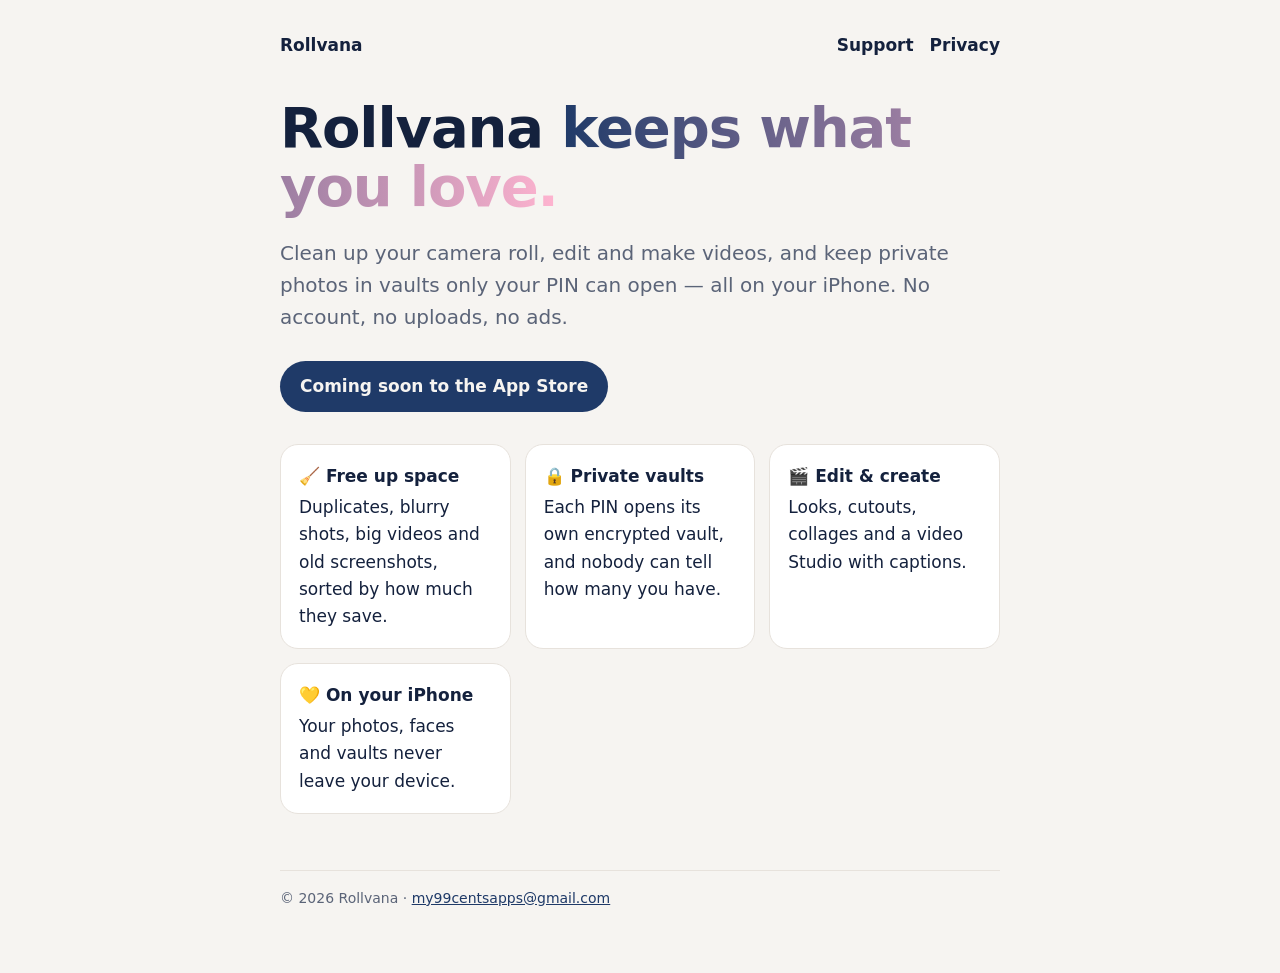
<file: index.html>
<!doctype html>
<html lang="en"><head><meta charset="utf-8"><meta name="viewport" content="width=device-width,initial-scale=1">
<title>Rollvana</title><meta name="description" content="Clean up your camera roll, edit, and keep private photos in vaults only your PIN opens.">
<link rel="stylesheet" href="styles.css"></head>
<body><div class="wrap">
<header class="site"><a href="./">Rollvana</a><nav><a href="support/">Support</a><a href="privacy/">Privacy</a></nav></header>
<main>
<h1>Rollvana <span class="glow">keeps what you love.</span></h1>
<p class="lead">Clean up your camera roll, edit and make videos, and keep private photos in vaults only your PIN can open — all on your iPhone. No account, no uploads, no ads.</p>
<a class="btn" href="#" aria-disabled="true">Coming soon to the App Store</a>
<div class="cards">
<div class="card"><b>🧹 Free up space</b>Duplicates, blurry shots, big videos and old screenshots, sorted by how much they save.</div>
<div class="card"><b>🔒 Private vaults</b>Each PIN opens its own encrypted vault, and nobody can tell how many you have.</div>
<div class="card"><b>🎬 Edit &amp; create</b>Looks, cutouts, collages and a video Studio with captions.</div>
<div class="card"><b>💛 On your iPhone</b>Your photos, faces and vaults never leave your device.</div>
</div>
</main>
<footer>© 2026 Rollvana · <a href="mailto:my99centsapps@gmail.com">my99centsapps@gmail.com</a></footer>
</div></body></html>
</file>
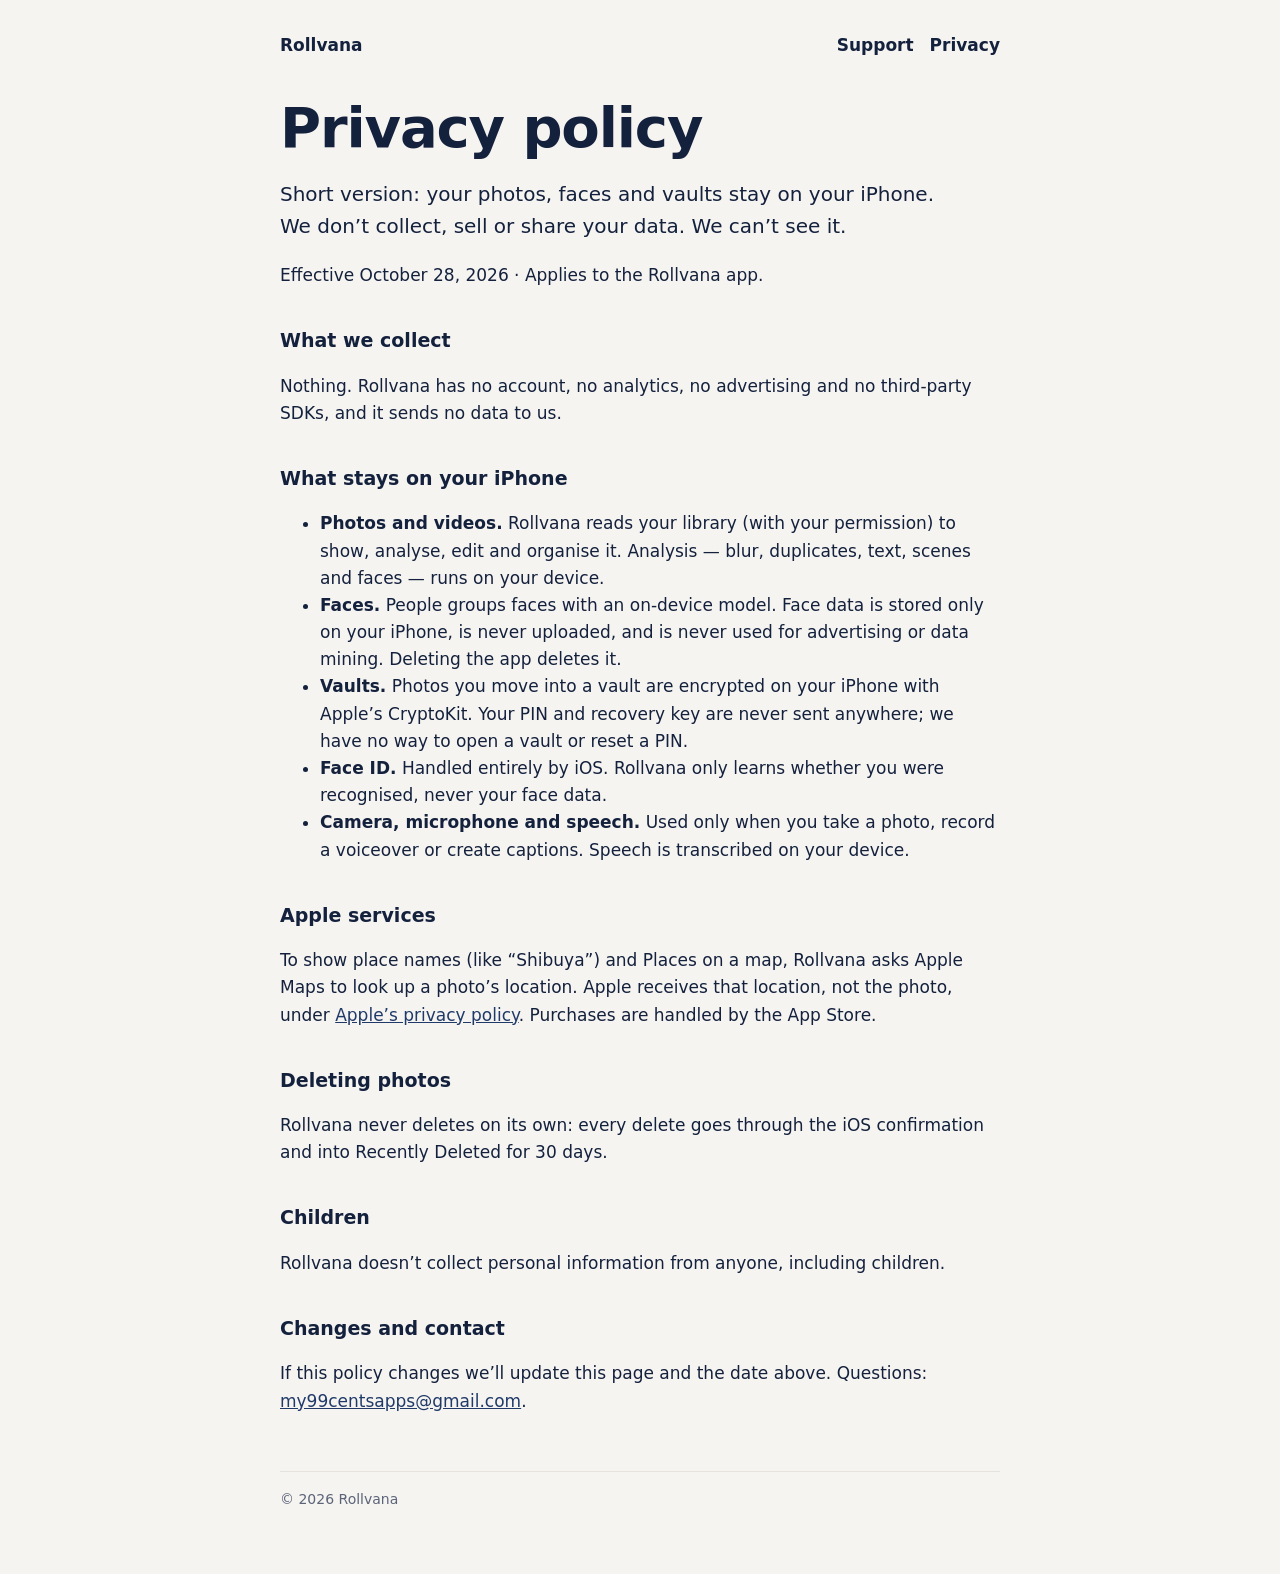
<file: privacy/index.html>
<!doctype html>
<html lang="en"><head><meta charset="utf-8"><meta name="viewport" content="width=device-width,initial-scale=1">
<title>Rollvana Privacy Policy</title><link rel="stylesheet" href="../styles.css"></head>
<body><div class="wrap">
<header class="site"><a href="../">Rollvana</a><nav><a href="../support/">Support</a><a href="../privacy/">Privacy</a></nav></header>
<main class="policy">
<h1>Privacy policy</h1>
<p class="lead">Short version: your photos, faces and vaults stay on your iPhone. We don’t collect, sell or share your data. We can’t see it.</p>
<p>Effective October 28, 2026 · Applies to the Rollvana app.</p>

<h2>What we collect</h2>
<p>Nothing. Rollvana has no account, no analytics, no advertising and no third-party SDKs, and it sends no data to us.</p>

<h2>What stays on your iPhone</h2>
<ul>
<li><b>Photos and videos.</b> Rollvana reads your library (with your permission) to show, analyse, edit and organise it. Analysis — blur, duplicates, text, scenes and faces — runs on your device.</li>
<li><b>Faces.</b> People groups faces with an on-device model. Face data is stored only on your iPhone, is never uploaded, and is never used for advertising or data mining. Deleting the app deletes it.</li>
<li><b>Vaults.</b> Photos you move into a vault are encrypted on your iPhone with Apple’s CryptoKit. Your PIN and recovery key are never sent anywhere; we have no way to open a vault or reset a PIN.</li>
<li><b>Face ID.</b> Handled entirely by iOS. Rollvana only learns whether you were recognised, never your face data.</li>
<li><b>Camera, microphone and speech.</b> Used only when you take a photo, record a voiceover or create captions. Speech is transcribed on your device.</li>
</ul>

<h2>Apple services</h2>
<p>To show place names (like “Shibuya”) and Places on a map, Rollvana asks Apple Maps to look up a photo’s location. Apple receives that location, not the photo, under <a href="https://www.apple.com/legal/privacy/">Apple’s privacy policy</a>. Purchases are handled by the App Store.</p>

<h2>Deleting photos</h2>
<p>Rollvana never deletes on its own: every delete goes through the iOS confirmation and into Recently Deleted for 30 days.</p>

<h2>Children</h2>
<p>Rollvana doesn’t collect personal information from anyone, including children.</p>

<h2>Changes and contact</h2>
<p>If this policy changes we’ll update this page and the date above. Questions: <a href="mailto:my99centsapps@gmail.com">my99centsapps@gmail.com</a>.</p>
</main>
<footer>© 2026 Rollvana</footer>
</div></body></html>
</file>
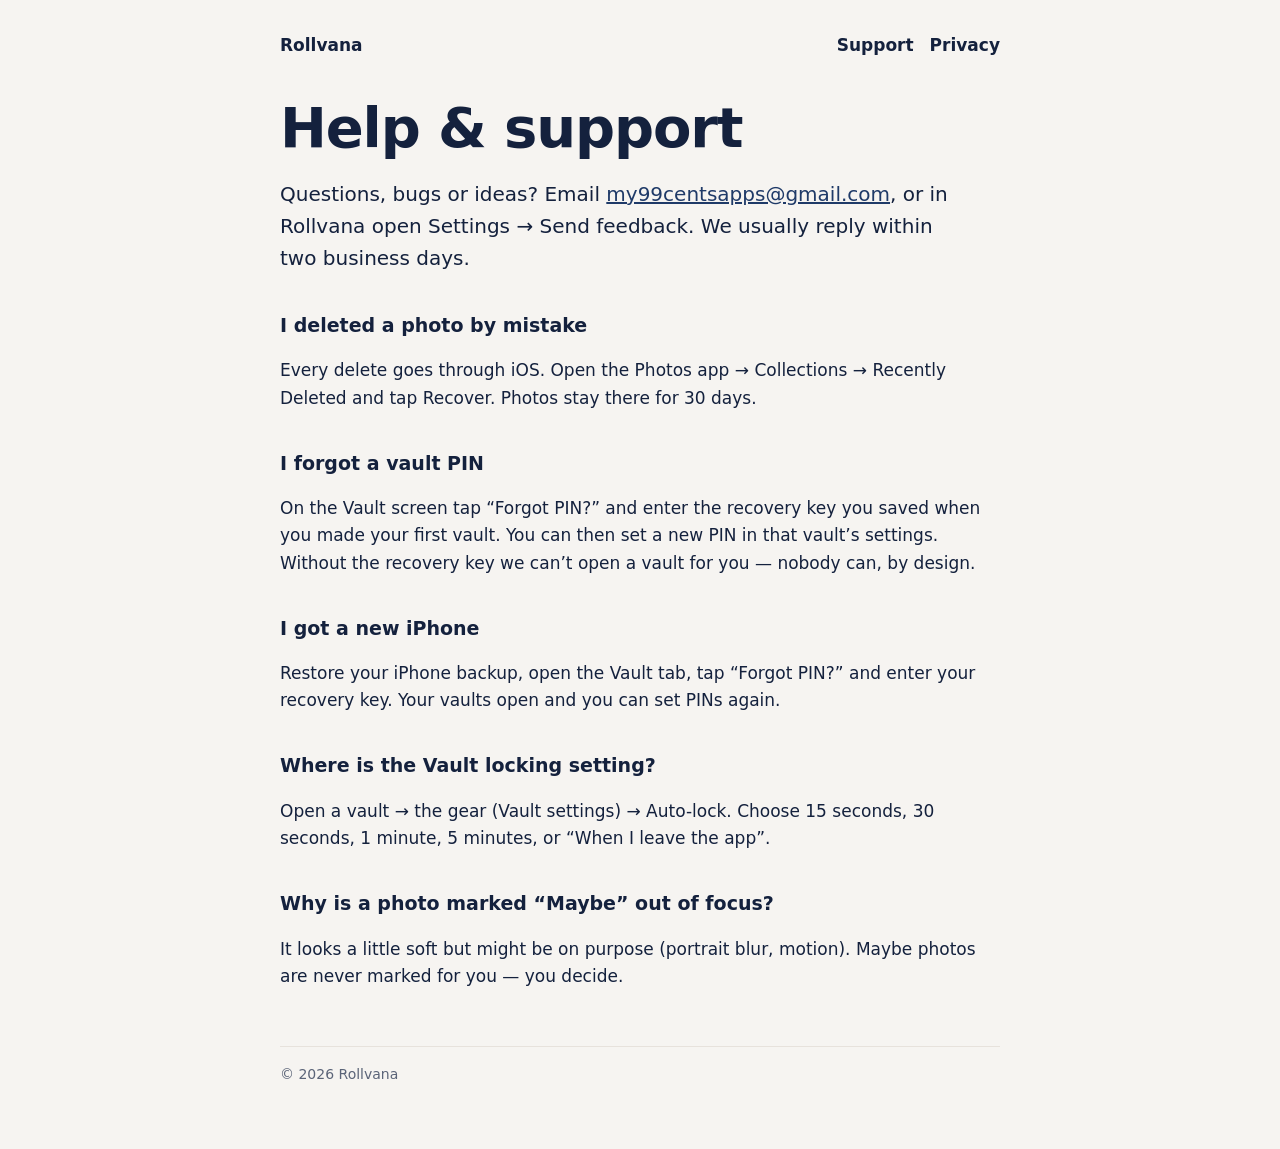
<file: support/index.html>
<!doctype html>
<html lang="en"><head><meta charset="utf-8"><meta name="viewport" content="width=device-width,initial-scale=1">
<title>Rollvana Support</title><link rel="stylesheet" href="../styles.css"></head>
<body><div class="wrap">
<header class="site"><a href="../">Rollvana</a><nav><a href="../support/">Support</a><a href="../privacy/">Privacy</a></nav></header>
<main class="policy">
<h1>Help &amp; support</h1>
<p class="lead">Questions, bugs or ideas? Email <a href="mailto:my99centsapps@gmail.com">my99centsapps@gmail.com</a>, or in Rollvana open Settings → Send feedback. We usually reply within two business days.</p>
<h2>I deleted a photo by mistake</h2>
<p>Every delete goes through iOS. Open the Photos app → Collections → Recently Deleted and tap Recover. Photos stay there for 30 days.</p>
<h2>I forgot a vault PIN</h2>
<p>On the Vault screen tap “Forgot PIN?” and enter the recovery key you saved when you made your first vault. You can then set a new PIN in that vault’s settings. Without the recovery key we can’t open a vault for you — nobody can, by design.</p>
<h2>I got a new iPhone</h2>
<p>Restore your iPhone backup, open the Vault tab, tap “Forgot PIN?” and enter your recovery key. Your vaults open and you can set PINs again.</p>
<h2>Where is the Vault locking setting?</h2>
<p>Open a vault → the gear (Vault settings) → Auto-lock. Choose 15 seconds, 30 seconds, 1 minute, 5 minutes, or “When I leave the app”.</p>
<h2>Why is a photo marked “Maybe” out of focus?</h2>
<p>It looks a little soft but might be on purpose (portrait blur, motion). Maybe photos are never marked for you — you decide.</p>
</main>
<footer>© 2026 Rollvana</footer>
</div></body></html>
</file>
<file: styles.css>
:root{--ink:#14213d;--muted:#5b6478;--bg:#f6f4f1;--card:#fff;--accent:#1f3a68;--glow:#ffb4d0;--line:#e7e2dc}
@media (prefers-color-scheme:dark){:root{--ink:#f3f1ee;--muted:#a7adbb;--bg:#101421;--card:#1a1f30;--accent:#9db7ff;--glow:#ff7fb0;--line:#2a3148}}
*{box-sizing:border-box}html{-webkit-text-size-adjust:100%}
body{margin:0;background:var(--bg);color:var(--ink);font:17px/1.6 -apple-system,BlinkMacSystemFont,"Segoe UI",Inter,system-ui,sans-serif}
a{color:var(--accent)}a:focus-visible{outline:3px solid var(--glow);outline-offset:2px;border-radius:4px}
.wrap{max-width:760px;margin:0 auto;padding:32px 20px 64px}
header.site{display:flex;justify-content:space-between;align-items:center;gap:12px;margin-bottom:40px}
header.site a{text-decoration:none;color:var(--ink);font-weight:700}
nav a{margin-left:16px;font-weight:500;color:var(--muted)}
h1{font-size:clamp(34px,7vw,56px);line-height:1.05;letter-spacing:-.02em;margin:0 0 16px}
h2{font-size:22px;margin:36px 0 8px}
.glow{background:linear-gradient(90deg,var(--accent),var(--glow));-webkit-background-clip:text;background-clip:text;color:transparent}
.lead{font-size:20px;color:var(--muted);max-width:34em}
.cards{display:grid;grid-template-columns:repeat(auto-fit,minmax(210px,1fr));gap:14px;margin:32px 0}
.card{background:var(--card);border:1px solid var(--line);border-radius:18px;padding:18px}
.card b{display:block;margin-bottom:4px}
.btn{display:inline-block;background:var(--accent);color:var(--bg);text-decoration:none;font-weight:700;padding:12px 20px;border-radius:999px;margin-top:8px}
footer{margin-top:56px;color:var(--muted);font-size:14px;border-top:1px solid var(--line);padding-top:16px}
.policy h2{font-size:19px}.policy p,.policy li{color:var(--ink)}
</file>
